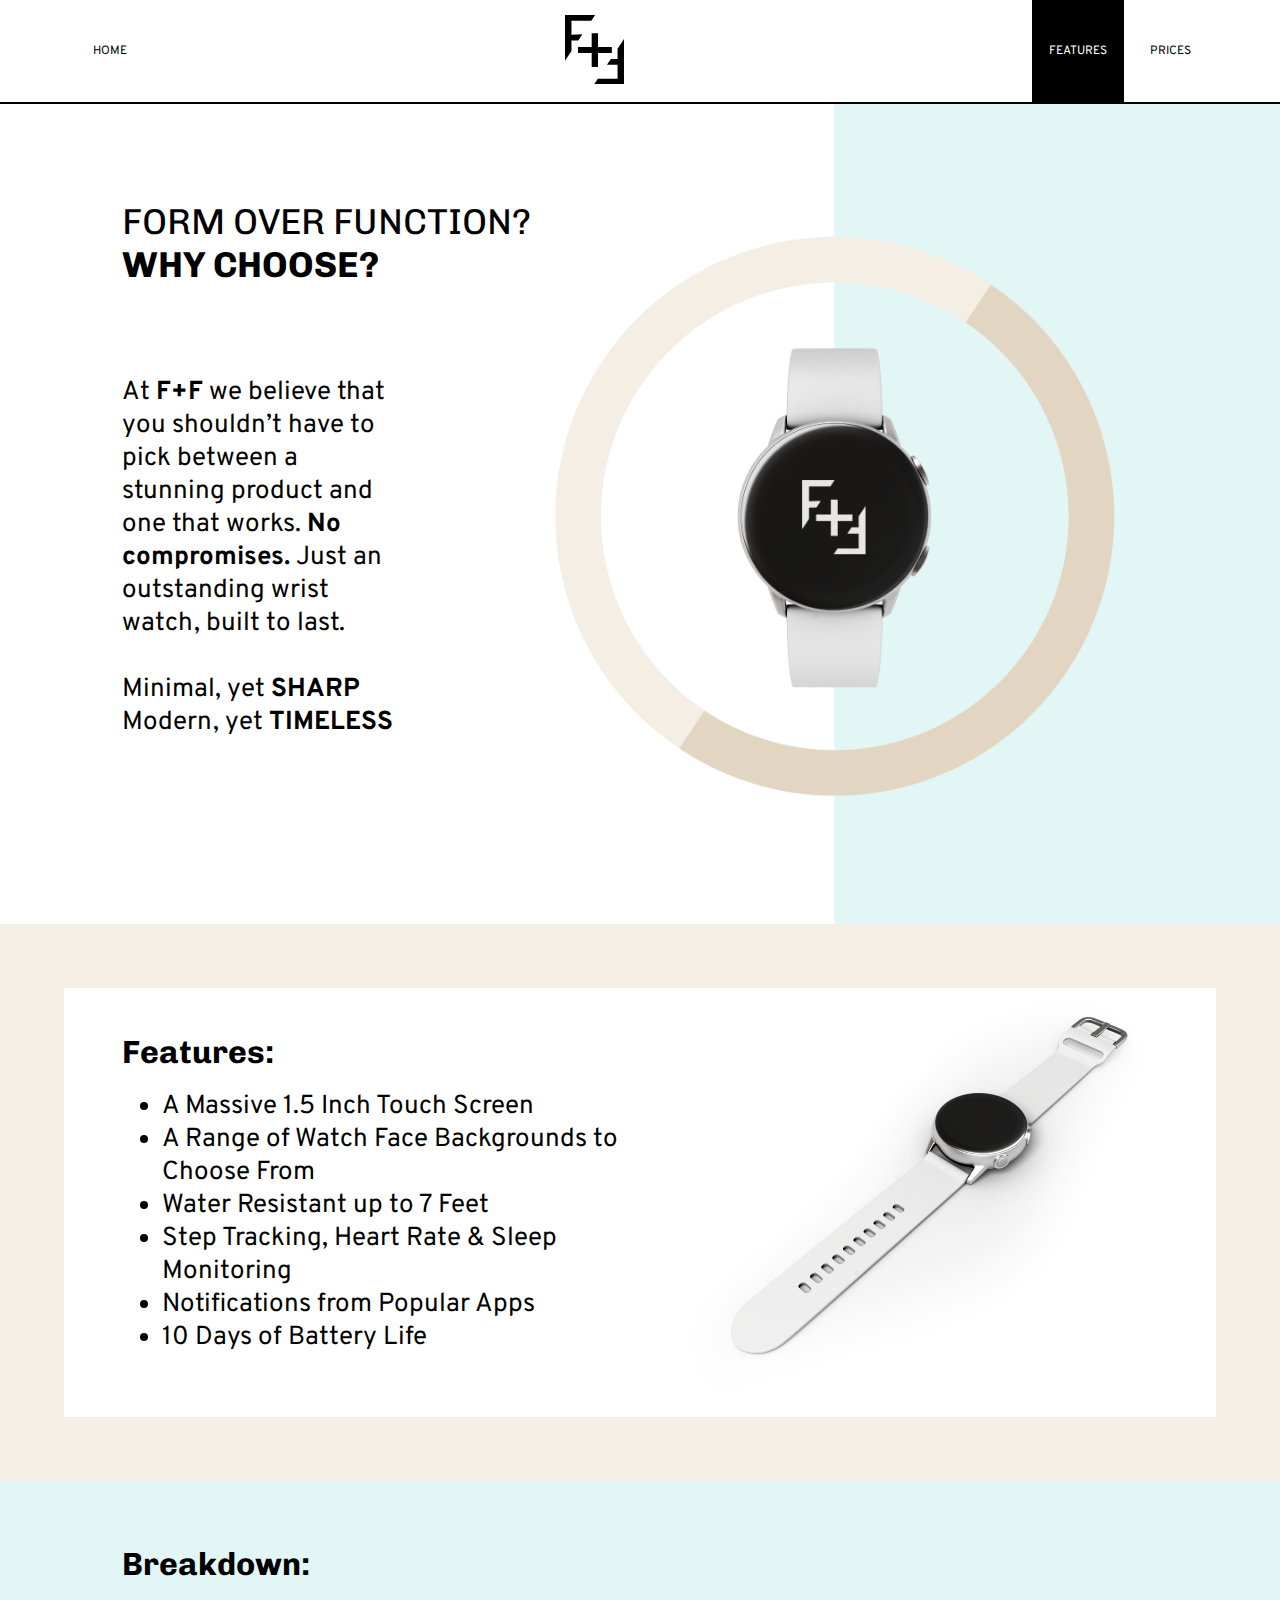
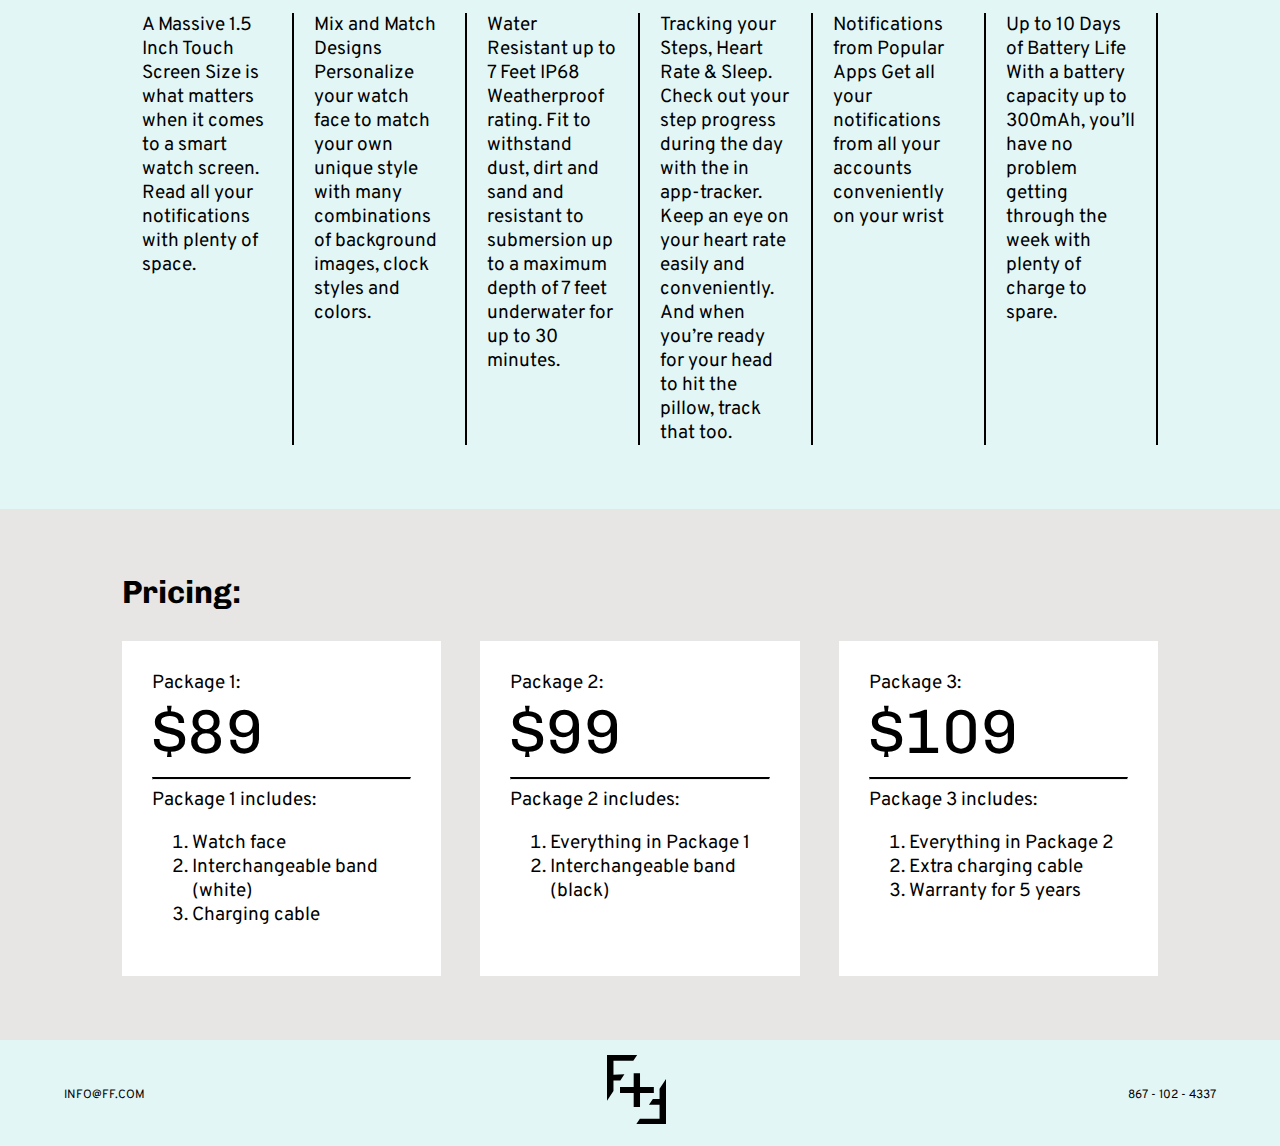
<file: index.html>
<!DOCTYPE html>
<html lang="en">
  <head>
    <meta charset="UTF-8" />
    <meta http-equiv="X-UA-Compatible" content="IE=edge" />
    <meta name="viewport" content="width=device-width, initial-scale=1.0" />
    <link rel="preconnect" href="https://fonts.googleapis.com" />
    <link rel="preconnect" href="https://fonts.gstatic.com" crossorigin />
    <link
      href="https://fonts.googleapis.com/css2?family=Chivo:wght@400;700&family=Overpass:wght@400;700&display=swap"
      rel="stylesheet"
    />
    <link rel="stylesheet" href="styles.css" />
    <title>F + F Watch</title>

    <style>
      .uppercase {
        text-transform: uppercase;
        font-weight: bold;
      }
      hr {
        border-top: 2px solid black;
      }
      .breakdown {
        padding: 0 5%;
        background: #e2f6f5;
        padding-top: 5%;
        padding-bottom: 5%;
      }

      .breakdown_container {
        padding: 0 5%;
      }
      .breakdown__title {
        font-family: "Chivo", Arial, Helvetica, sans-serif;
        font-size: 32px;
        margin: 0 0 30px;
      }

      .breakdown__flex {
        display: flex;
        justify-content: space-around;
      }
      .breakdown__card {
        width: 40%;
        font-size: 19px;
        padding: 0 20px 0;
        border-right: 2px solid black;
      }
    </style>
  </head>
  <body>
    <div class="nav">
      <ul class="nav__pages-list">
        <li class="nav__pages-list-item">
          <a class="nav__pages-link" href="/">HOME</a>
        </li>
      </ul>
      <a class="nav__logo" href="#">
        <img
          class="nav__logo-img"
          src="./images/F+F-logo-black.svg"
          alt="F+F Main Logo / Home Link"
        />
      </a>
      <ul class="nav__sections-list">
        <li class="nav__sections-list-item">
          <a
            class="nav__sections-link nav__sections-link--highlight"
            href="#features"
            >FEATURES</a
          >
        </li>
        <li class="nav__sections-list-item">
          <a class="nav__sections-link" href="#pricing">PRICES</a>
        </li>
      </ul>
    </div>

    <header class="header">
      <div class="header__container">
        <h1 class="header__title">Form Over Function?</h1>
        <h2 class="header__subtitle">Why Choose?</h2>
        <p class="header__copy">
          At <span class="header__copy--bold">F+F</span> we believe that you
          shouldn’t have to pick between a stunning product and one that works.
          <span class="header__copy--bold">No compromises.</span> Just an
          outstanding wrist watch, built to last. <br /><br />
          Minimal, yet <span class="uppercase">sharp</span> <br />Modern, yet
          <span class="uppercase">timeless</span>
        </p>
      </div>
    </header>

    <main>
      <div id="features" class="features">
        <div class="features__container">
          <div class="features__column">
            <h3 class="features__title">Features:</h3>
            <ul class="features__list">
              <li class="features__list-item">
                A Massive 1.5 Inch Touch Screen
              </li>
              <li class="features__list-item">
                A Range of Watch Face Backgrounds to Choose From
              </li>
              <li class="features__list-item">Water Resistant up to 7 Feet</li>
              <li class="features__list-item">
                Step Tracking, Heart Rate & Sleep Monitoring
              </li>
              <li class="features__list-item">
                Notifications from Popular Apps
              </li>
              <li class="features__list-item">10 Days of Battery Life</li>
            </ul>
          </div>
          <div class="features__column">
            <img
              class="features__image"
              src="./images/watch-side.png"
              alt="Side view of F+F Watch"
            />
          </div>
        </div>
      </div>
      <div>
        <div class="breakdown">
          <div class="breakdown_container">
            <h3 class="breakdown__title">Breakdown:</h3>
            <div class="breakdown__flex">
              <div class="breakdown__card">
                A Massive 1.5 Inch Touch Screen Size is what matters when it
                comes to a smart watch screen. Read all your notifications with
                plenty of space.
              </div>

              <div class="breakdown__card">
                Mix and Match Designs Personalize your watch face to match your
                own unique style with many combinations of background images,
                clock styles and colors.
              </div>
              <div class="breakdown__card">
                Water Resistant up to 7 Feet IP68 Weatherproof rating. Fit to
                withstand dust, dirt and sand and resistant to submersion up to
                a maximum depth of 7 feet underwater for up to 30 minutes.
              </div>
              <div class="breakdown__card">
                Tracking your Steps, Heart Rate & Sleep. Check out your step
                progress during the day with the in app-tracker. Keep an eye on
                your heart rate easily and conveniently. And when you’re ready
                for your head to hit the pillow, track that too.
              </div>
              <div class="breakdown__card">
                Notifications from Popular Apps Get all your notifications from
                all your accounts conveniently on your wrist
              </div>
              <div class="breakdown__card">
                Up to 10 Days of Battery Life With a battery capacity up to
                300mAh, you’ll have no problem getting through the week with
                plenty of charge to spare.
              </div>
            </div>
          </div>
        </div>
      </div>

      <div id="pricing" class="pricing">
        <div class="pricing__container">
          <h3 class="pricing__title">Pricing:</h3>
          <div class="pricing__cards">
            <div class="pricing__card">
              <div class="pricing__card-top">
                <h4 class="pricing__card-title">Package 1:</h4>
                <p class="pricing__card-price">$89</p>
              </div>
              <hr />
              <div class="pricing__card-bottom">
                Package 1 includes:
                <ol>
                  <li>Watch face</li>
                  <li>Interchangeable band (white)</li>
                  <li>Charging cable</li>
                </ol>
              </div>
            </div>
            <div class="pricing__card">
              <div class="pricing__card-top">
                <h4 class="pricing__card-title">Package 2:</h4>
                <p class="pricing__card-price">$99</p>
              </div>
              <hr />
              <div class="pricing__card-bottom">
                Package 2 includes:
                <ol>
                  <li>Everything in Package 1</li>
                  <li>Interchangeable band (black)</li>
                </ol>
              </div>
            </div>
            <div class="pricing__card">
              <div class="pricing__card-top">
                <h4 class="pricing__card-title">Package 3:</h4>
                <p class="pricing__card-price">$109</p>
              </div>
              <hr />
              <div class="pricing__card-bottom">
                Package 3 includes:
                <ol>
                  <li>Everything in Package 2</li>
                  <li>Extra charging cable</li>
                  <li>Warranty for 5 years</li>
                </ol>
              </div>
            </div>
          </div>
        </div>
      </div>
    </main>

    <footer>
      <nav class="nav-footer">
        <ul class="nav-footer__list">
          <li class="nav-footer__list-item">
            <a class="nav-footer__link" href="mailto:info@ff.com"
              >INFO@FF.COM</a
            >
          </li>
          <li class="nav-footer__list-item">
            <a class="nav-footer__link" href="/">
              <img
                class="nav-footer__logo"
                src="./images/F+F-logo-black.svg"
                alt="F+F Logo / Link to Home"
              />
            </a>
          </li>
          <li class="nav-footer__list-item">
            <a class="nav-footer__link" href="tel:8671024337"
              >867 - 102 - 4337</a
            >
          </li>
        </ul>
      </nav>
    </footer>
  </body>
</html>
</file>
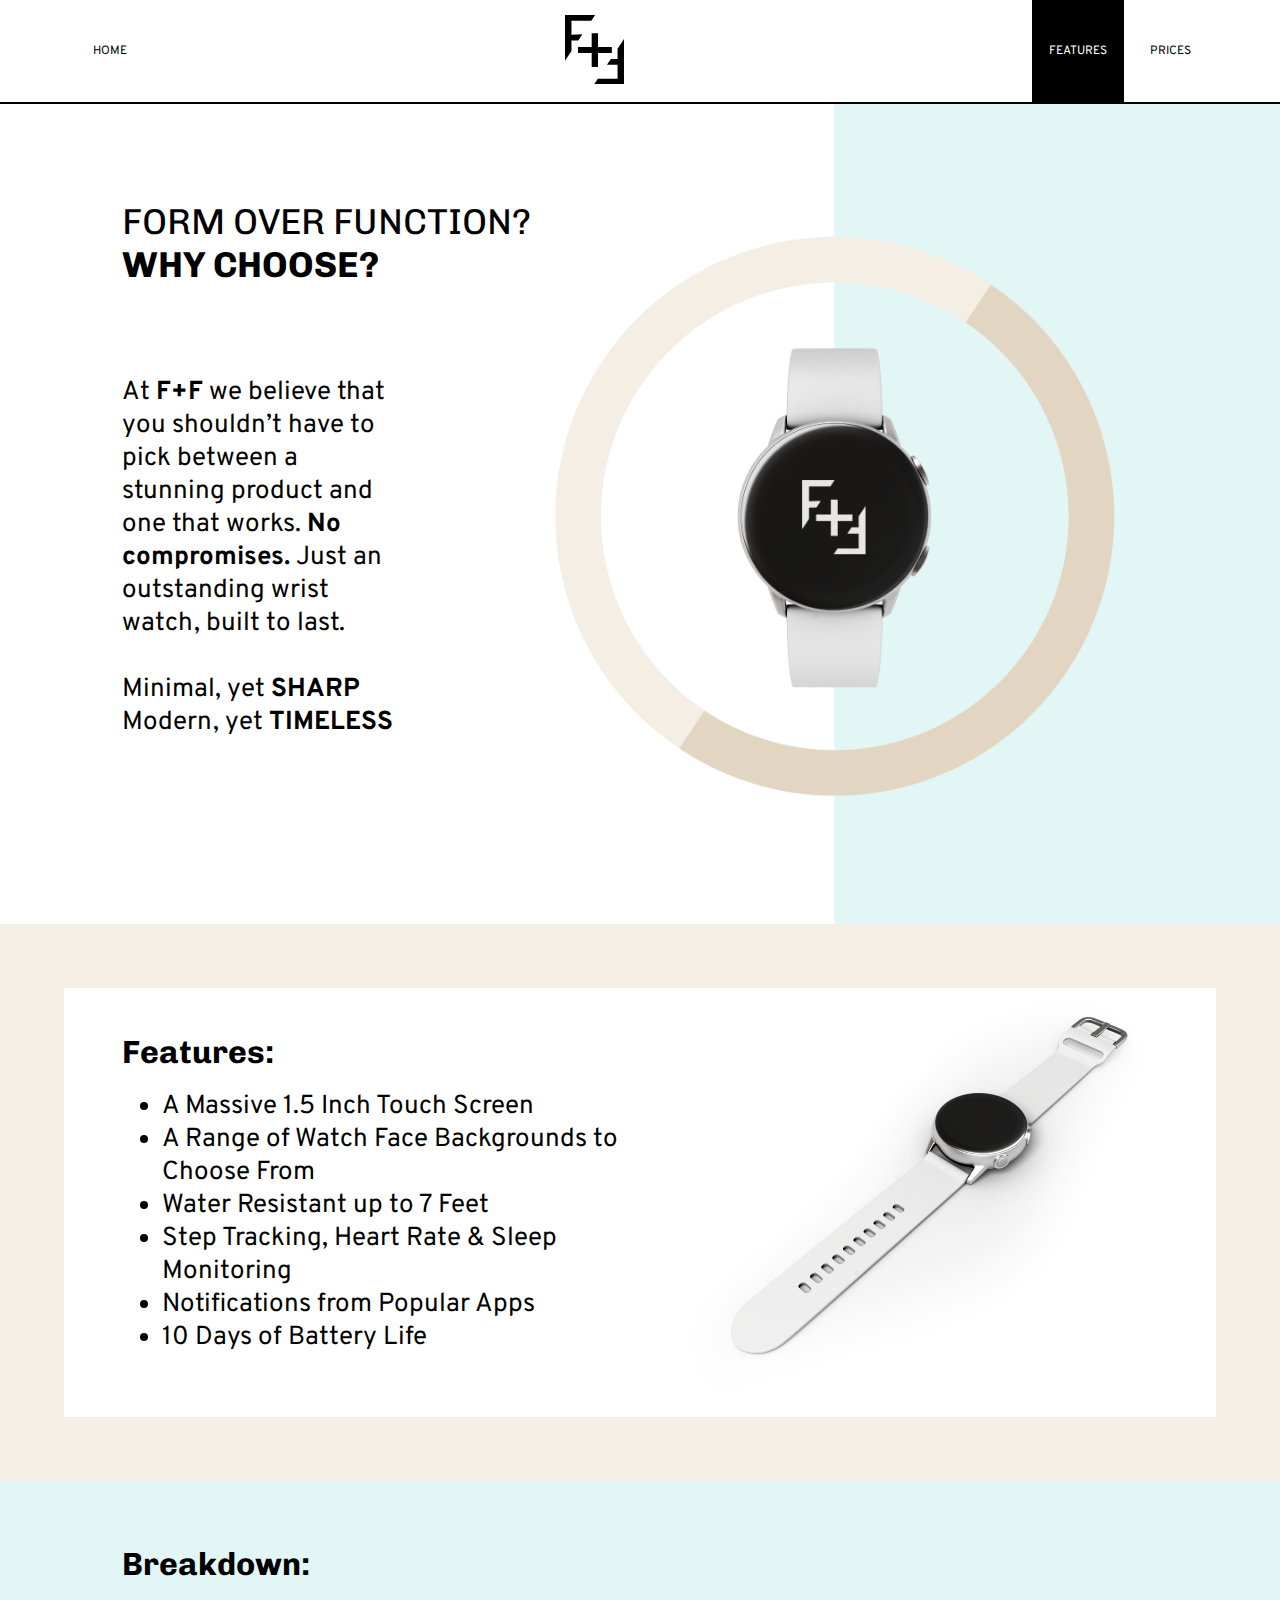
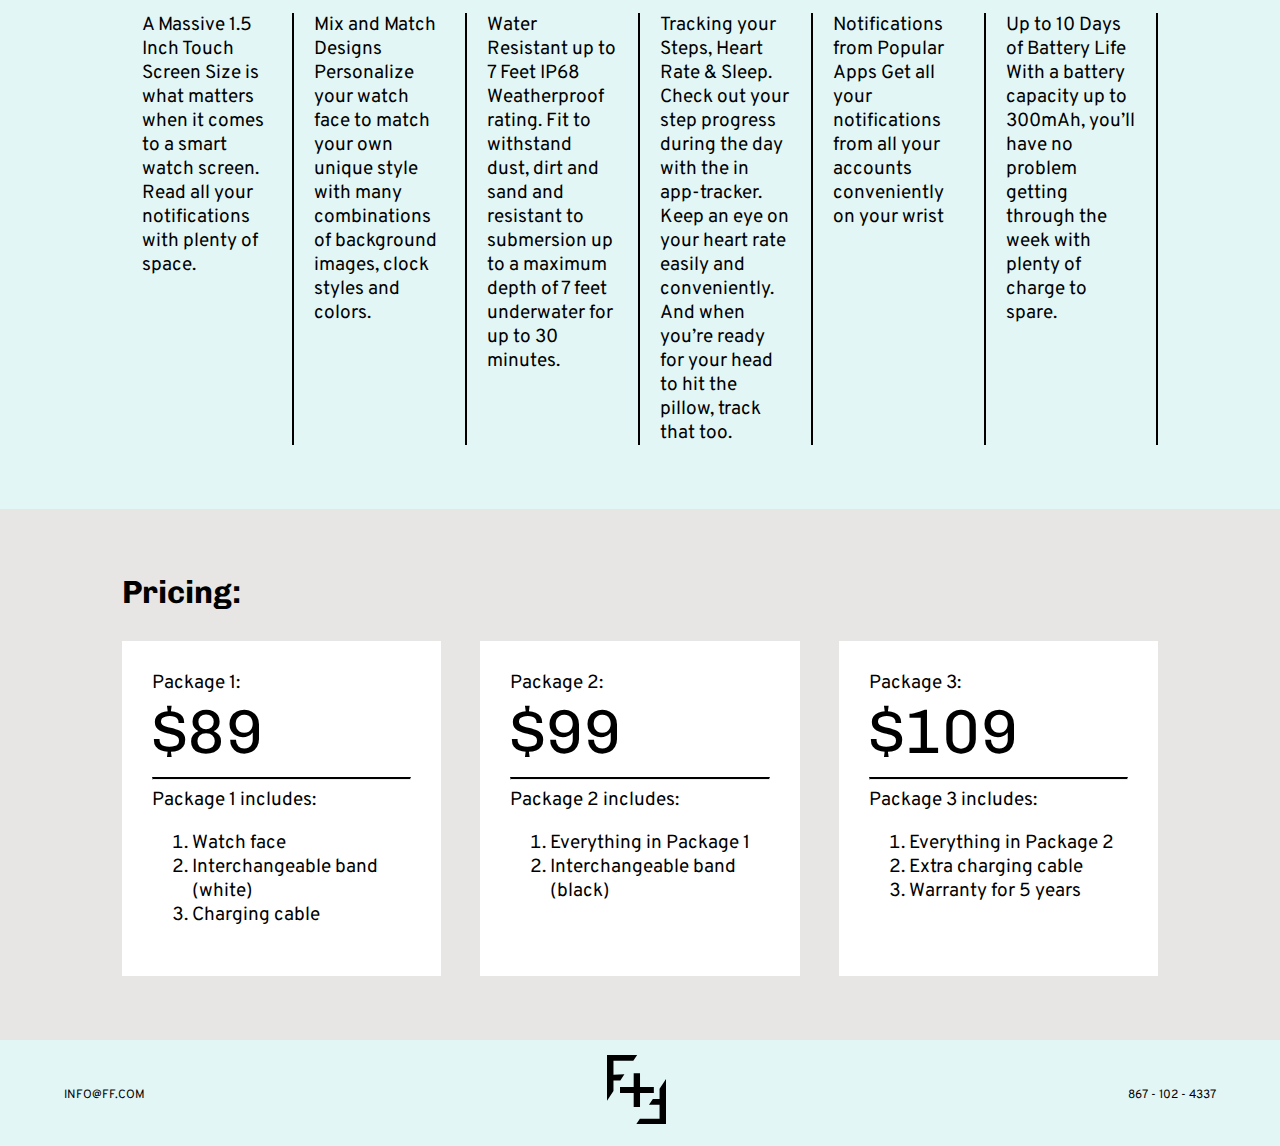
<file: starter-code/index.html>
<!DOCTYPE html>
<html lang="en">
  <head>
    <meta charset="UTF-8" />
    <meta http-equiv="X-UA-Compatible" content="IE=edge" />
    <meta name="viewport" content="width=device-width, initial-scale=1.0" />
    <link rel="preconnect" href="https://fonts.googleapis.com" />
    <link rel="preconnect" href="https://fonts.gstatic.com" crossorigin />
    <link
      href="https://fonts.googleapis.com/css2?family=Chivo:wght@400;700&family=Overpass:wght@400;700&display=swap"
      rel="stylesheet"
    />
    <link rel="stylesheet" href="./styles.css" />
    <title>F + F Watch</title>

    <style>
      .uppercase {
        text-transform: uppercase;
        font-weight: bold;
      }
      hr {
        border-top: 2px solid black;
      }
      .breakdown {
        padding: 0 5%;
        background: #e2f6f5;
        padding-top: 5%;
        padding-bottom: 5%;
      }

      .breakdown_container {
        padding: 0 5%;
      }
      .breakdown__title {
        font-family: "Chivo", Arial, Helvetica, sans-serif;
        font-size: 32px;
        margin: 0 0 30px;
      }

      .breakdown__flex {
        display: flex;
        justify-content: space-around;
      }
      .breakdown__card {
        width: 40%;
        font-size: 19px;
        padding: 0 20px 0;
        border-right: 2px solid black;
      }
    </style>
  </head>
  <body>
    <div class="nav">
      <ul class="nav__pages-list">
        <li class="nav__pages-list-item">
          <a class="nav__pages-link" href="/">HOME</a>
        </li>
      </ul>
      <a class="nav__logo" href="#">
        <img
          class="nav__logo-img"
          src="../F+F-logo-black.svg"
          alt="F+F Main Logo / Home Link"
        />
      </a>
      <ul class="nav__sections-list">
        <li class="nav__sections-list-item">
          <a
            class="nav__sections-link nav__sections-link--highlight"
            href="#features"
            >FEATURES</a
          >
        </li>
        <li class="nav__sections-list-item">
          <a class="nav__sections-link" href="#pricing">PRICES</a>
        </li>
      </ul>
    </div>

    <header class="header">
      <div class="header__container">
        <h1 class="header__title">Form Over Function?</h1>
        <h2 class="header__subtitle">Why Choose?</h2>
        <p class="header__copy">
          At <span class="header__copy--bold">F+F</span> we believe that you
          shouldn’t have to pick between a stunning product and one that works.
          <span class="header__copy--bold">No compromises.</span> Just an
          outstanding wrist watch, built to last. <br /><br />
          Minimal, yet <span class="uppercase">sharp</span> <br />Modern, yet
          <span class="uppercase">timeless</span>
        </p>
      </div>
    </header>

    <main>
      <div id="features" class="features">
        <div class="features__container">
          <div class="features__column">
            <h3 class="features__title">Features:</h3>
            <ul class="features__list">
              <li class="features__list-item">
                A Massive 1.5 Inch Touch Screen
              </li>
              <li class="features__list-item">
                A Range of Watch Face Backgrounds to Choose From
              </li>
              <li class="features__list-item">Water Resistant up to 7 Feet</li>
              <li class="features__list-item">
                Step Tracking, Heart Rate & Sleep Monitoring
              </li>
              <li class="features__list-item">
                Notifications from Popular Apps
              </li>
              <li class="features__list-item">10 Days of Battery Life</li>
            </ul>
          </div>
          <div class="features__column">
            <img
              class="features__image"
              src="../watch-side.png"
              alt="Side view of F+F Watch"
            />
          </div>
        </div>
      </div>
      <div>
        <div class="breakdown">
          <div class="breakdown_container">
            <h3 class="breakdown__title">Breakdown:</h3>
            <div class="breakdown__flex">
              <div class="breakdown__card">
                A Massive 1.5 Inch Touch Screen Size is what matters when it
                comes to a smart watch screen. Read all your notifications with
                plenty of space.
              </div>

              <div class="breakdown__card">
                Mix and Match Designs Personalize your watch face to match your
                own unique style with many combinations of background images,
                clock styles and colors.
              </div>
              <div class="breakdown__card">
                Water Resistant up to 7 Feet IP68 Weatherproof rating. Fit to
                withstand dust, dirt and sand and resistant to submersion up to
                a maximum depth of 7 feet underwater for up to 30 minutes.
              </div>
              <div class="breakdown__card">
                Tracking your Steps, Heart Rate & Sleep. Check out your step
                progress during the day with the in app-tracker. Keep an eye on
                your heart rate easily and conveniently. And when you’re ready
                for your head to hit the pillow, track that too.
              </div>
              <div class="breakdown__card">
                Notifications from Popular Apps Get all your notifications from
                all your accounts conveniently on your wrist
              </div>
              <div class="breakdown__card">
                Up to 10 Days of Battery Life With a battery capacity up to
                300mAh, you’ll have no problem getting through the week with
                plenty of charge to spare.
              </div>
            </div>
          </div>
        </div>
      </div>

      <div id="pricing" class="pricing">
        <div class="pricing__container">
          <h3 class="pricing__title">Pricing:</h3>
          <div class="pricing__cards">
            <div class="pricing__card">
              <div class="pricing__card-top">
                <h4 class="pricing__card-title">Package 1:</h4>
                <p class="pricing__card-price">$89</p>
              </div>
              <hr />
              <div class="pricing__card-bottom">
                Package 1 includes:
                <ol>
                  <li>Watch face</li>
                  <li>Interchangeable band (white)</li>
                  <li>Charging cable</li>
                </ol>
              </div>
            </div>
            <div class="pricing__card">
              <div class="pricing__card-top">
                <h4 class="pricing__card-title">Package 2:</h4>
                <p class="pricing__card-price">$99</p>
              </div>
              <hr />
              <div class="pricing__card-bottom">
                Package 2 includes:
                <ol>
                  <li>Everything in Package 1</li>
                  <li>Interchangeable band (black)</li>
                </ol>
              </div>
            </div>
            <div class="pricing__card">
              <div class="pricing__card-top">
                <h4 class="pricing__card-title">Package 3:</h4>
                <p class="pricing__card-price">$109</p>
              </div>
              <hr />
              <div class="pricing__card-bottom">
                Package 3 includes:
                <ol>
                  <li>Everything in Package 2</li>
                  <li>Extra charging cable</li>
                  <li>Warranty for 5 years</li>
                </ol>
              </div>
            </div>
          </div>
        </div>
      </div>
    </main>

    <footer>
      <nav class="nav-footer">
        <ul class="nav-footer__list">
          <li class="nav-footer__list-item">
            <a class="nav-footer__link" href="mailto:info@ff.com"
              >INFO@FF.COM</a
            >
          </li>
          <li class="nav-footer__list-item">
            <a class="nav-footer__link" href="/">
              <img
                class="nav-footer__logo"
                src="../F+F-logo-black.svg"
                alt="F+F Logo / Link to Home"
              />
            </a>
          </li>
          <li class="nav-footer__list-item">
            <a class="nav-footer__link" href="tel:8671024337"
              >867 - 102 - 4337</a
            >
          </li>
        </ul>
      </nav>
    </footer>
  </body>
</html>
</file>
<file: styles.css>
html, body {
  font-family: "Overpass", Arial, Helvetica, sans-serif;
  margin: 0;
  padding: 0;
}

p {
  font-family: "Overpass", Arial, Helvetica, sans-serif;
  font-size: 26px;
}

ul, ol, li {
  font-family: "Overpass", Arial, Helvetica, sans-serif;
  font-size: 19px;
}

.nav a, .nav-footer a, .nav p, .nav-footer p {
  font-size: 12px;
}

.nav {
  font-family: "Chivo", Arial, Helvetica, sans-serif;
  font-size: 12px;
  font-weight: normal;
  padding: 0 5%;
  display: flex;
  justify-content: space-between;
  align-items: stretch;
  height: 100%;
  border-bottom: 2px solid black;
}
.nav__pages-list, .nav__sections-list {
  list-style: none;
  padding-left: 0;
  margin: 0;
  display: flex;
}
.nav__pages-list-item, .nav__sections-list-item {
  width: 92px;
  text-align: center;
}
.nav__pages-link, .nav__sections-link {
  text-decoration: none;
  color: #000000;
  display: flex;
  justify-content: center;
  align-items: center;
  height: 100%;
}
.nav__pages-link:active, .nav__pages-link:hover, .nav__pages-link:focus, .nav__sections-link:active, .nav__sections-link:hover, .nav__sections-link:focus {
  text-decoration: none;
  color: #000000;
}
.nav__pages-link--active, .nav__pages-link--highlight, .nav__pages-link:hover, .nav__sections-link--active, .nav__sections-link--highlight, .nav__sections-link:hover {
  background: black;
  color: white;
}
.nav__logo-img {
  padding: 15px;
}

.header {
  padding: 0 5%;
  background: url("./images/watch-front.png") 0% 50%/cover no-repeat;
  height: calc(100vh - 80px);
}
.header__container {
  padding: 0 5%;
  width: 90%;
  display: flex;
  flex-direction: column;
  height: 100%;
  justify-content: center;
}
.header__title {
  font-family: "Chivo", Arial, Helvetica, sans-serif;
  font-size: 36px;
  font-weight: normal;
  text-transform: uppercase;
  margin: 0;
}
.header__subtitle {
  font-family: "Chivo", Arial, Helvetica, sans-serif;
  font-size: 36px;
  font-weight: bold;
  text-transform: uppercase;
  margin: 0 0 90px;
}
.header__copy, .header__tagline {
  width: 27%;
  font-family: "Overpass", Arial, Helvetica, sans-serif;
  font-size: 26px;
}
.header__copy--bold, .header__tagline--bold {
  font-weight: bold;
}
.header__copy--uppercase, .header__tagline--uppercase {
  text-transform: uppercase;
}
.header__copy {
  margin: 0 0 90px;
}
.header__tagline {
  margin: 0;
}

.features {
  padding: 0 5%;
  background: #F4EEE5;
  padding-top: 5%;
  padding-bottom: 5%;
}
.features__container {
  padding: 0 5%;
  display: flex;
  justify-content: space-between;
  background: white;
}
.features__column {
  display: flex;
  flex-direction: column;
  justify-content: center;
}
.features__title {
  font-family: "Chivo", Arial, Helvetica, sans-serif;
  font-size: 32px;
  margin: 0;
}
.features__list-item {
  font-family: "Overpass", Arial, Helvetica, sans-serif;
  font-size: 26px;
}

.pricing {
  padding: 0 5%;
  background: #E7E6E5;
  padding-top: 5%;
  padding-bottom: 5%;
}
.pricing__container {
  padding: 0 5%;
}
.pricing__title {
  font-family: "Chivo", Arial, Helvetica, sans-serif;
  font-size: 32px;
  margin: 0 0 30px;
}
.pricing__cards {
  display: flex;
  justify-content: space-between;
}
.pricing__card {
  background: #FFFFFF;
  padding: 30px;
  width: 25%;
}
.pricing__card-title {
  margin: 0;
  font-family: "Overpass", Arial, Helvetica, sans-serif;
  font-weight: normal;
  font-size: 19px;
}
.pricing__card-price {
  font-family: "Chivo", Arial, Helvetica, sans-serif;
  font-size: 62px;
  margin: 0;
}
.pricing__card-bottom {
  font-size: 19px;
}
.pricing__card-bottom p, .pricing__card-bottom ol, .pricing__card-bottom ul li {
  font-size: 19px;
}

.nav-footer {
  padding: 0 5%;
  font-family: "Chivo", Arial, Helvetica, sans-serif;
  background: #E2F6F5;
}
.nav-footer__list {
  list-style: none;
  padding-left: 0;
  margin: 0;
  display: flex;
  justify-content: space-between;
  align-items: stretch;
  height: 100%;
}
.nav-footer__list-item {
  align-self: center;
}
.nav-footer__link {
  text-decoration: none;
  color: #000000;
}
.nav-footer__link:active, .nav-footer__link:hover, .nav-footer__link:focus {
  text-decoration: none;
  color: #000000;
}
.nav-footer__logo {
  padding: 15px;
}/*# sourceMappingURL=styles.css.map */
</file>
<file: starter-code/styles.css>
html, body {
  font-family: "Overpass", Arial, Helvetica, sans-serif;
  margin: 0;
  padding: 0;
}

p {
  font-family: "Overpass", Arial, Helvetica, sans-serif;
  font-size: 26px;
}

ul, ol, li {
  font-family: "Overpass", Arial, Helvetica, sans-serif;
  font-size: 19px;
}

.nav a, .nav-footer a, .nav p, .nav-footer p {
  font-size: 12px;
}

.nav {
  font-family: "Chivo", Arial, Helvetica, sans-serif;
  font-size: 12px;
  font-weight: normal;
  padding: 0 5%;
  display: flex;
  justify-content: space-between;
  align-items: stretch;
  height: 100%;
  border-bottom: 2px solid black;
}
.nav__pages-list, .nav__sections-list {
  list-style: none;
  padding-left: 0;
  margin: 0;
  display: flex;
}
.nav__pages-list-item, .nav__sections-list-item {
  width: 92px;
  text-align: center;
}
.nav__pages-link, .nav__sections-link {
  text-decoration: none;
  color: #000000;
  display: flex;
  justify-content: center;
  align-items: center;
  height: 100%;
}
.nav__pages-link:active, .nav__pages-link:hover, .nav__pages-link:focus, .nav__sections-link:active, .nav__sections-link:hover, .nav__sections-link:focus {
  text-decoration: none;
  color: #000000;
}
.nav__pages-link--active, .nav__pages-link--highlight, .nav__pages-link:hover, .nav__sections-link--active, .nav__sections-link--highlight, .nav__sections-link:hover {
  background: black;
  color: white;
}
.nav__logo-img {
  padding: 15px;
}

.header {
  padding: 0 5%;
  background: url("../watch-front.png") 0% 50%/cover no-repeat;
  height: calc(100vh - 80px);
}
.header__container {
  padding: 0 5%;
  width: 90%;
  display: flex;
  flex-direction: column;
  height: 100%;
  justify-content: center;
}
.header__title {
  font-family: "Chivo", Arial, Helvetica, sans-serif;
  font-size: 36px;
  font-weight: normal;
  text-transform: uppercase;
  margin: 0;
}
.header__subtitle {
  font-family: "Chivo", Arial, Helvetica, sans-serif;
  font-size: 36px;
  font-weight: bold;
  text-transform: uppercase;
  margin: 0 0 90px;
}
.header__copy, .header__tagline {
  width: 27%;
  font-family: "Overpass", Arial, Helvetica, sans-serif;
  font-size: 26px;
}
.header__copy--bold, .header__tagline--bold {
  font-weight: bold;
}
.header__copy--uppercase, .header__tagline--uppercase {
  text-transform: uppercase;
}
.header__copy {
  margin: 0 0 90px;
}
.header__tagline {
  margin: 0;
}

.features {
  padding: 0 5%;
  background: #F4EEE5;
  padding-top: 5%;
  padding-bottom: 5%;
}
.features__container {
  padding: 0 5%;
  display: flex;
  justify-content: space-between;
  background: white;
}
.features__column {
  display: flex;
  flex-direction: column;
  justify-content: center;
}
.features__title {
  font-family: "Chivo", Arial, Helvetica, sans-serif;
  font-size: 32px;
  margin: 0;
}
.features__list-item {
  font-family: "Overpass", Arial, Helvetica, sans-serif;
  font-size: 26px;
}

.pricing {
  padding: 0 5%;
  background: #E7E6E5;
  padding-top: 5%;
  padding-bottom: 5%;
}
.pricing__container {
  padding: 0 5%;
}
.pricing__title {
  font-family: "Chivo", Arial, Helvetica, sans-serif;
  font-size: 32px;
  margin: 0 0 30px;
}
.pricing__cards {
  display: flex;
  justify-content: space-between;
}
.pricing__card {
  background: #FFFFFF;
  padding: 30px;
  width: 25%;
}
.pricing__card-title {
  margin: 0;
  font-family: "Overpass", Arial, Helvetica, sans-serif;
  font-weight: normal;
  font-size: 19px;
}
.pricing__card-price {
  font-family: "Chivo", Arial, Helvetica, sans-serif;
  font-size: 62px;
  margin: 0;
}
.pricing__card-bottom {
  font-size: 19px;
}
.pricing__card-bottom p, .pricing__card-bottom ol, .pricing__card-bottom ul li {
  font-size: 19px;
}

.nav-footer {
  padding: 0 5%;
  font-family: "Chivo", Arial, Helvetica, sans-serif;
  background: #E2F6F5;
}
.nav-footer__list {
  list-style: none;
  padding-left: 0;
  margin: 0;
  display: flex;
  justify-content: space-between;
  align-items: stretch;
  height: 100%;
}
.nav-footer__list-item {
  align-self: center;
}
.nav-footer__link {
  text-decoration: none;
  color: #000000;
}
.nav-footer__link:active, .nav-footer__link:hover, .nav-footer__link:focus {
  text-decoration: none;
  color: #000000;
}
.nav-footer__logo {
  padding: 15px;
}/*# sourceMappingURL=styles.css.map */
</file>
